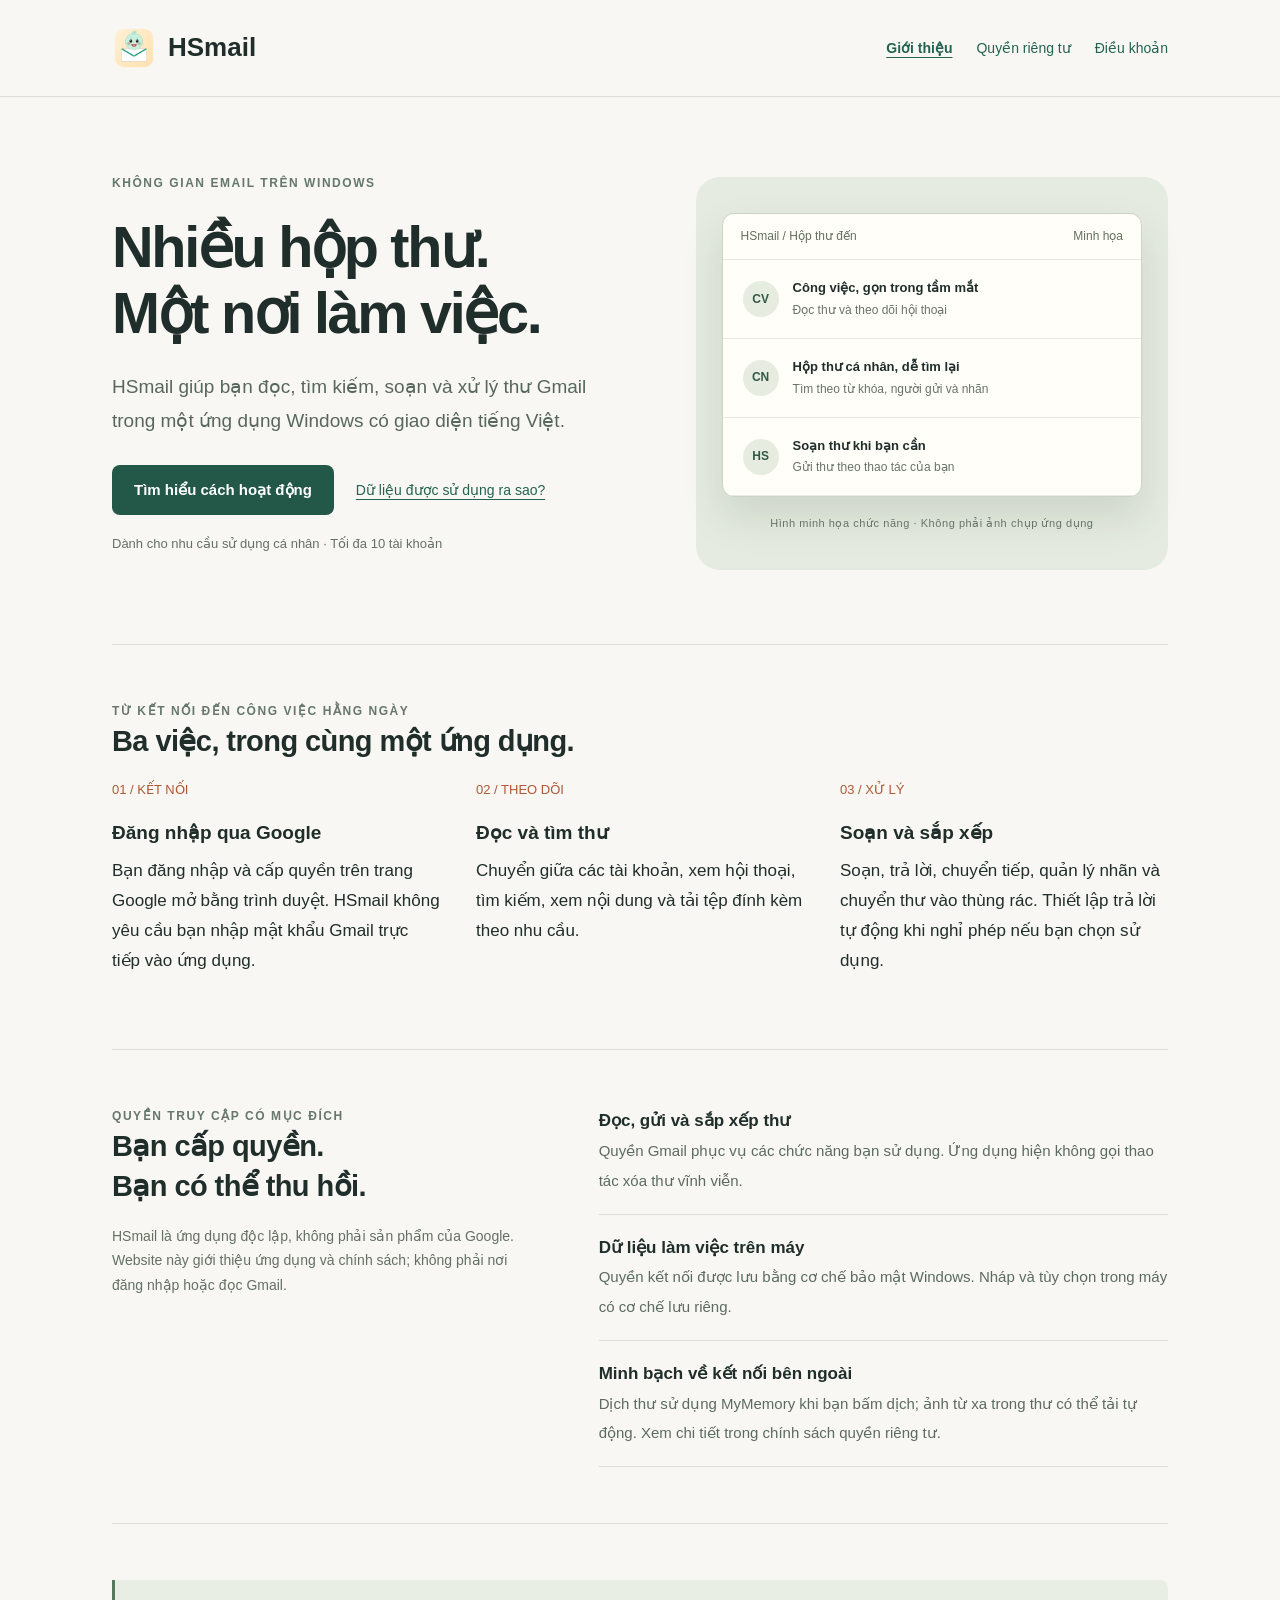
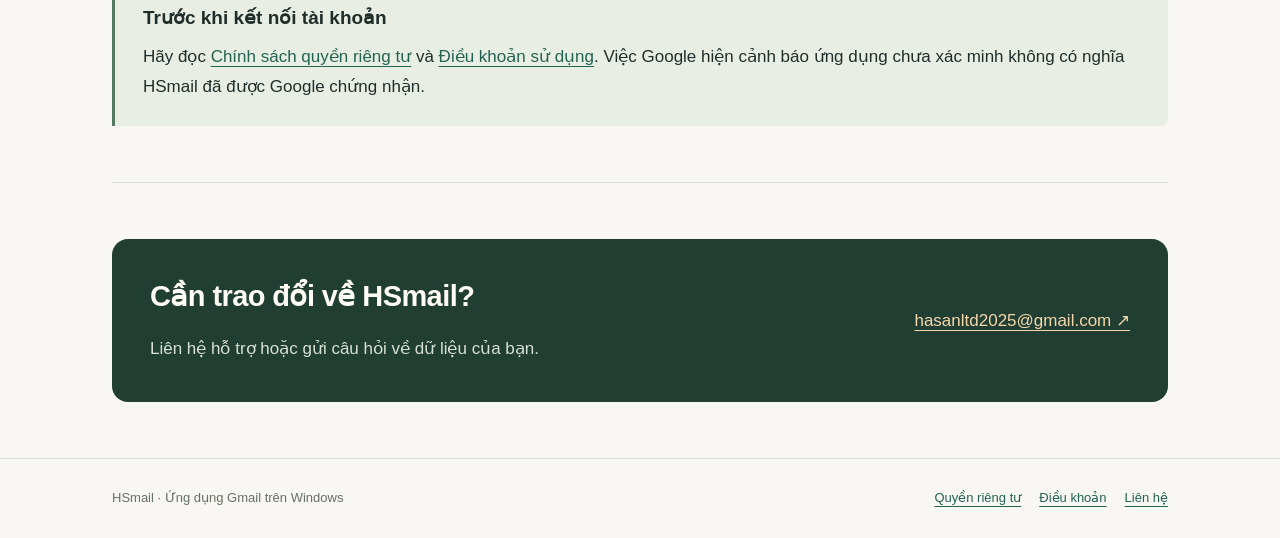
<file: index.html>
<!doctype html><html lang="vi"><head><meta charset="utf-8"><meta name="viewport" content="width=device-width, initial-scale=1"><meta name="description" content="HSmail là ứng dụng Windows để đọc, tìm kiếm và xử lý thư Gmail. Tìm hiểu tính năng, quyền truy cập và cách liên hệ."><meta name="theme-color" content="#235747"><title>Gmail của bạn, trong một không gian rõ ràng | HSmail</title><link rel="icon" href="hsmail.png" type="image/png"><link rel="stylesheet" href="style.css"></head><body><a class="skip" href="#main">Đến nội dung chính</a><header><div class="wrap bar"><a class="brand" href="index.html"><img src="hsmail.png" alt="" width="44" height="44">HSmail</a><nav aria-label="Điều hướng chính"><a href="index.html" aria-current="page">Giới thiệu</a><a href="privacy.html">Quyền riêng tư</a><a href="terms.html">Điều khoản</a></nav></div></header><main id="main" class="wrap">
<section class="hero"><div><div class="eyebrow">Không gian email trên Windows</div><h1>Nhiều hộp thư.<br>Một nơi làm việc.</h1><p class="lead">HSmail giúp bạn đọc, tìm kiếm, soạn và xử lý thư Gmail trong một ứng dụng Windows có giao diện tiếng Việt.</p><div class="actions"><a class="button" href="#cach-hoat-dong">Tìm hiểu cách hoạt động</a><a href="privacy.html">Dữ liệu được sử dụng ra sao?</a></div><p class="note">Dành cho nhu cầu sử dụng cá nhân · Tối đa 10 tài khoản</p></div><div class="mail-art" role="img" aria-label="Minh họa danh sách thư trong một không gian làm việc; không chứa dữ liệu thật"><div class="window"><div class="windowbar"><span>HSmail / Hộp thư đến</span><span>Minh họa</span></div><div class="mailrow"><span class="avatar">CV</span><div><strong>Công việc, gọn trong tầm mắt</strong><small>Đọc thư và theo dõi hội thoại</small></div></div><div class="mailrow"><span class="avatar">CN</span><div><strong>Hộp thư cá nhân, dễ tìm lại</strong><small>Tìm theo từ khóa, người gửi và nhãn</small></div></div><div class="mailrow"><span class="avatar">HS</span><div><strong>Soạn thư khi bạn cần</strong><small>Gửi thư theo thao tác của bạn</small></div></div></div><p class="art-caption">Hình minh họa chức năng · Không phải ảnh chụp ứng dụng</p></div></section>
<section class="section" id="cach-hoat-dong"><div class="eyebrow">Từ kết nối đến công việc hằng ngày</div><h2>Ba việc, trong cùng một ứng dụng.</h2><div class="grid"><article><span class="number">01 / KẾT NỐI</span><h3>Đăng nhập qua Google</h3><p>Bạn đăng nhập và cấp quyền trên trang Google mở bằng trình duyệt. HSmail không yêu cầu bạn nhập mật khẩu Gmail trực tiếp vào ứng dụng.</p></article><article><span class="number">02 / THEO DÕI</span><h3>Đọc và tìm thư</h3><p>Chuyển giữa các tài khoản, xem hội thoại, tìm kiếm, xem nội dung và tải tệp đính kèm theo nhu cầu.</p></article><article><span class="number">03 / XỬ LÝ</span><h3>Soạn và sắp xếp</h3><p>Soạn, trả lời, chuyển tiếp, quản lý nhãn và chuyển thư vào thùng rác. Thiết lập trả lời tự động khi nghỉ phép nếu bạn chọn sử dụng.</p></article></div></section>
<section class="section split"><div><div class="eyebrow">Quyền truy cập có mục đích</div><h2>Bạn cấp quyền.<br>Bạn có thể thu hồi.</h2><p class="small">HSmail là ứng dụng độc lập, không phải sản phẩm của Google. Website này giới thiệu ứng dụng và chính sách; không phải nơi đăng nhập hoặc đọc Gmail.</p></div><ul class="facts"><li><strong>Đọc, gửi và sắp xếp thư</strong><span>Quyền Gmail phục vụ các chức năng bạn sử dụng. Ứng dụng hiện không gọi thao tác xóa thư vĩnh viễn.</span></li><li><strong>Dữ liệu làm việc trên máy</strong><span>Quyền kết nối được lưu bằng cơ chế bảo mật Windows. Nháp và tùy chọn trong máy có cơ chế lưu riêng.</span></li><li><strong>Minh bạch về kết nối bên ngoài</strong><span>Dịch thư sử dụng MyMemory khi bạn bấm dịch; ảnh từ xa trong thư có thể tải tự động. Xem chi tiết trong chính sách quyền riêng tư.</span></li></ul></section>
<section class="section"><div class="callout"><h3>Trước khi kết nối tài khoản</h3><p>Hãy đọc <a href="privacy.html">Chính sách quyền riêng tư</a> và <a href="terms.html">Điều khoản sử dụng</a>. Việc Google hiện cảnh báo ứng dụng chưa xác minh không có nghĩa HSmail đã được Google chứng nhận.</p></div></section>
<section class="section"><div class="contact"><div><h2>Cần trao đổi về HSmail?</h2><p>Liên hệ hỗ trợ hoặc gửi câu hỏi về dữ liệu của bạn.</p></div><a href="mailto:hasanltd2025@gmail.com">hasanltd2025@gmail.com ↗</a></div></section></main><footer><div class="wrap footerbar"><span>HSmail · Ứng dụng Gmail trên Windows</span><span><a href="privacy.html">Quyền riêng tư</a><a href="terms.html">Điều khoản</a><a href="mailto:hasanltd2025@gmail.com">Liên hệ</a></span></div></footer></body></html>
</file>
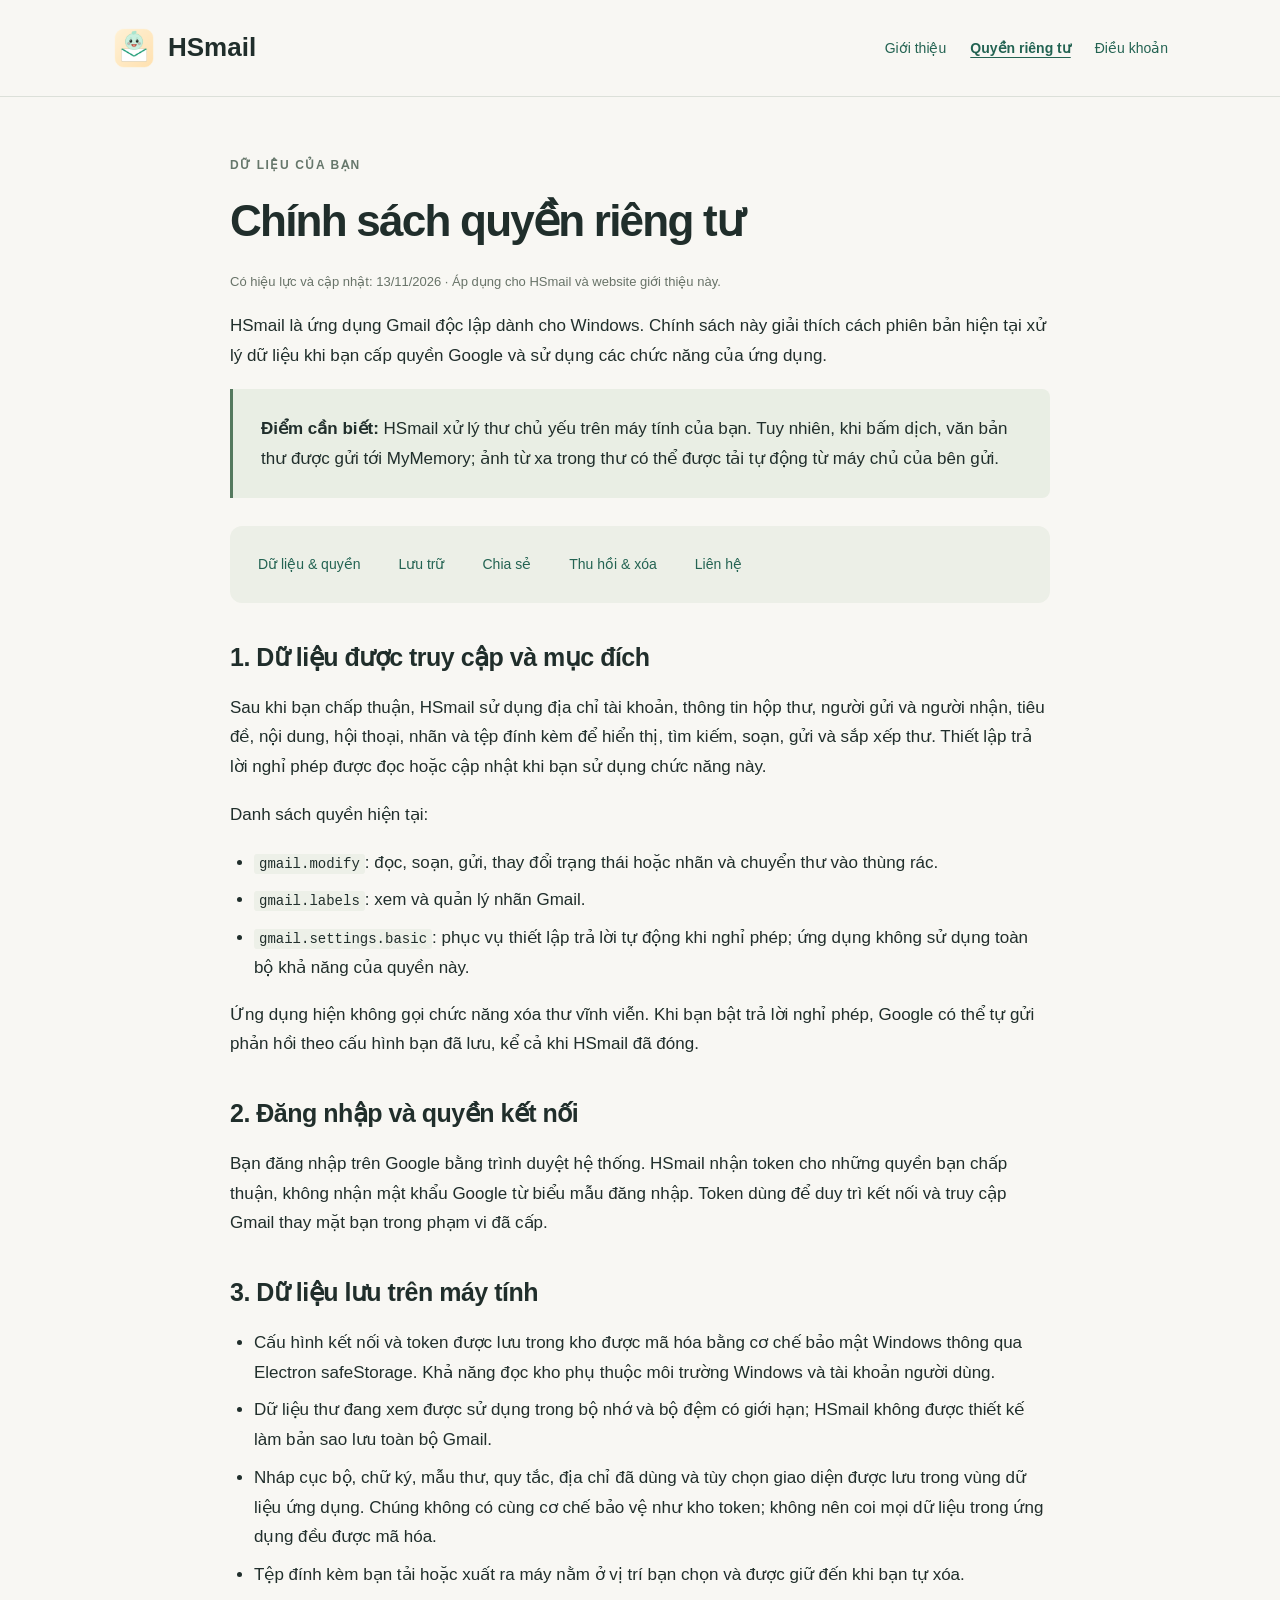
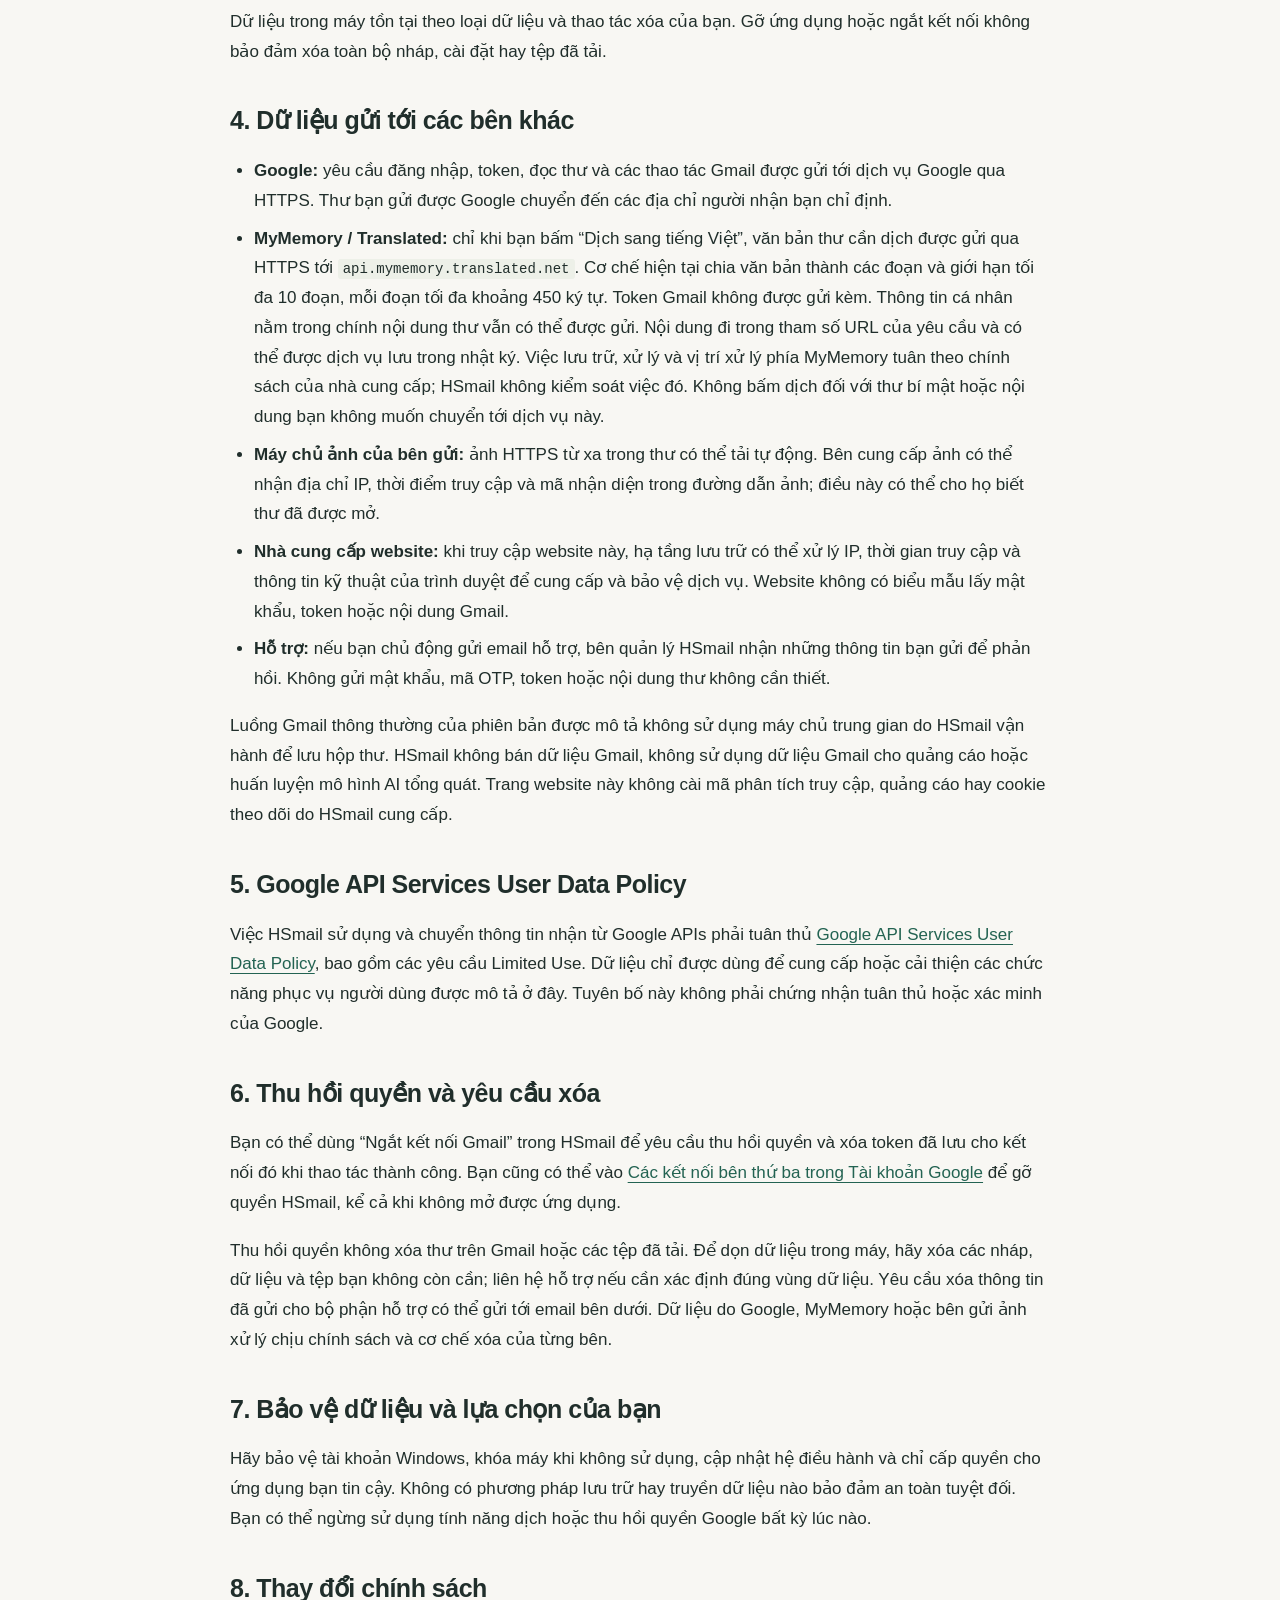
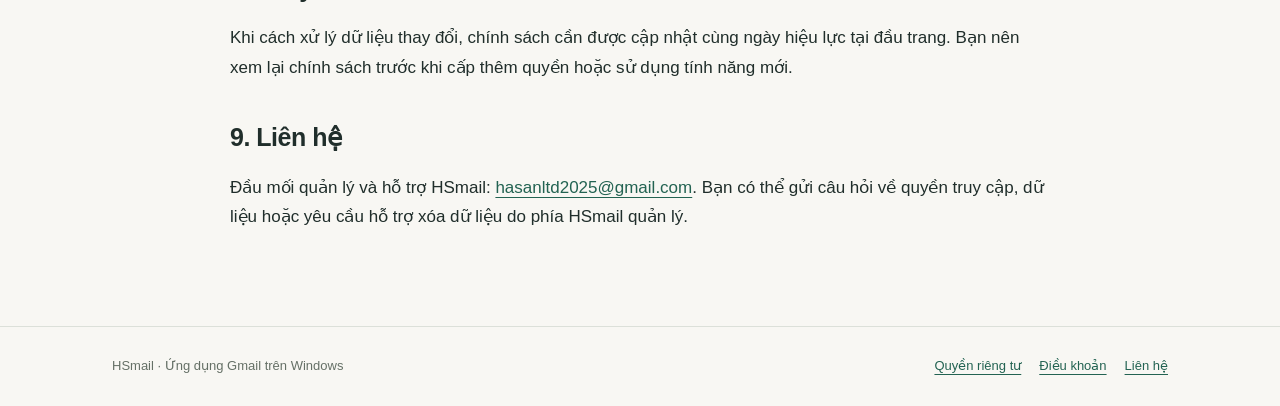
<file: privacy.html>
<!doctype html><html lang="vi"><head><meta charset="utf-8"><meta name="viewport" content="width=device-width, initial-scale=1"><meta name="description" content="Cách HSmail truy cập, sử dụng, lưu và chia sẻ dữ liệu Gmail; dịch thư, ảnh từ xa và cách thu hồi quyền."><meta name="theme-color" content="#235747"><title>Chính sách quyền riêng tư | HSmail</title><link rel="icon" href="hsmail.png" type="image/png"><link rel="stylesheet" href="style.css"></head><body><a class="skip" href="#main">Đến nội dung chính</a><header><div class="wrap bar"><a class="brand" href="index.html"><img src="hsmail.png" alt="" width="44" height="44">HSmail</a><nav aria-label="Điều hướng chính"><a href="index.html">Giới thiệu</a><a href="privacy.html" aria-current="page">Quyền riêng tư</a><a href="terms.html">Điều khoản</a></nav></div></header><main id="main" class="wrap"><article class="document"><div class="eyebrow">Dữ liệu của bạn</div><h1>Chính sách quyền riêng tư</h1><p class="updated">Có hiệu lực và cập nhật: 13/11/2026 · Áp dụng cho HSmail và website giới thiệu này.</p><p>HSmail là ứng dụng Gmail độc lập dành cho Windows. Chính sách này giải thích cách phiên bản hiện tại xử lý dữ liệu khi bạn cấp quyền Google và sử dụng các chức năng của ứng dụng.</p><div class="callout"><p><strong>Điểm cần biết:</strong> HSmail xử lý thư chủ yếu trên máy tính của bạn. Tuy nhiên, khi bấm dịch, văn bản thư được gửi tới MyMemory; ảnh từ xa trong thư có thể được tải tự động từ máy chủ của bên gửi.</p></div><nav class="toc" aria-label="Mục lục"><a href="#du-lieu">Dữ liệu & quyền</a><a href="#luu-tru">Lưu trữ</a><a href="#chia-se">Chia sẻ</a><a href="#thu-hoi">Thu hồi & xóa</a><a href="#lien-he">Liên hệ</a></nav>
<h2 id="du-lieu">1. Dữ liệu được truy cập và mục đích</h2><p>Sau khi bạn chấp thuận, HSmail sử dụng địa chỉ tài khoản, thông tin hộp thư, người gửi và người nhận, tiêu đề, nội dung, hội thoại, nhãn và tệp đính kèm để hiển thị, tìm kiếm, soạn, gửi và sắp xếp thư. Thiết lập trả lời nghỉ phép được đọc hoặc cập nhật khi bạn sử dụng chức năng này.</p><p>Danh sách quyền hiện tại:</p><ul><li><code>gmail.modify</code>: đọc, soạn, gửi, thay đổi trạng thái hoặc nhãn và chuyển thư vào thùng rác.</li><li><code>gmail.labels</code>: xem và quản lý nhãn Gmail.</li><li><code>gmail.settings.basic</code>: phục vụ thiết lập trả lời tự động khi nghỉ phép; ứng dụng không sử dụng toàn bộ khả năng của quyền này.</li></ul><p>Ứng dụng hiện không gọi chức năng xóa thư vĩnh viễn. Khi bạn bật trả lời nghỉ phép, Google có thể tự gửi phản hồi theo cấu hình bạn đã lưu, kể cả khi HSmail đã đóng.</p>
<h2>2. Đăng nhập và quyền kết nối</h2><p>Bạn đăng nhập trên Google bằng trình duyệt hệ thống. HSmail nhận token cho những quyền bạn chấp thuận, không nhận mật khẩu Google từ biểu mẫu đăng nhập. Token dùng để duy trì kết nối và truy cập Gmail thay mặt bạn trong phạm vi đã cấp.</p>
<h2 id="luu-tru">3. Dữ liệu lưu trên máy tính</h2><ul><li>Cấu hình kết nối và token được lưu trong kho được mã hóa bằng cơ chế bảo mật Windows thông qua Electron safeStorage. Khả năng đọc kho phụ thuộc môi trường Windows và tài khoản người dùng.</li><li>Dữ liệu thư đang xem được sử dụng trong bộ nhớ và bộ đệm có giới hạn; HSmail không được thiết kế làm bản sao lưu toàn bộ Gmail.</li><li>Nháp cục bộ, chữ ký, mẫu thư, quy tắc, địa chỉ đã dùng và tùy chọn giao diện được lưu trong vùng dữ liệu ứng dụng. Chúng không có cùng cơ chế bảo vệ như kho token; không nên coi mọi dữ liệu trong ứng dụng đều được mã hóa.</li><li>Tệp đính kèm bạn tải hoặc xuất ra máy nằm ở vị trí bạn chọn và được giữ đến khi bạn tự xóa.</li></ul><p>Dữ liệu trong máy tồn tại theo loại dữ liệu và thao tác xóa của bạn. Gỡ ứng dụng hoặc ngắt kết nối không bảo đảm xóa toàn bộ nháp, cài đặt hay tệp đã tải.</p>
<h2 id="chia-se">4. Dữ liệu gửi tới các bên khác</h2><ul><li><strong>Google:</strong> yêu cầu đăng nhập, token, đọc thư và các thao tác Gmail được gửi tới dịch vụ Google qua HTTPS. Thư bạn gửi được Google chuyển đến các địa chỉ người nhận bạn chỉ định.</li><li><strong>MyMemory / Translated:</strong> chỉ khi bạn bấm “Dịch sang tiếng Việt”, văn bản thư cần dịch được gửi qua HTTPS tới <code>api.mymemory.translated.net</code>. Cơ chế hiện tại chia văn bản thành các đoạn và giới hạn tối đa 10 đoạn, mỗi đoạn tối đa khoảng 450 ký tự. Token Gmail không được gửi kèm. Thông tin cá nhân nằm trong chính nội dung thư vẫn có thể được gửi. Nội dung đi trong tham số URL của yêu cầu và có thể được dịch vụ lưu trong nhật ký. Việc lưu trữ, xử lý và vị trí xử lý phía MyMemory tuân theo chính sách của nhà cung cấp; HSmail không kiểm soát việc đó. Không bấm dịch đối với thư bí mật hoặc nội dung bạn không muốn chuyển tới dịch vụ này.</li><li><strong>Máy chủ ảnh của bên gửi:</strong> ảnh HTTPS từ xa trong thư có thể tải tự động. Bên cung cấp ảnh có thể nhận địa chỉ IP, thời điểm truy cập và mã nhận diện trong đường dẫn ảnh; điều này có thể cho họ biết thư đã được mở.</li><li><strong>Nhà cung cấp website:</strong> khi truy cập website này, hạ tầng lưu trữ có thể xử lý IP, thời gian truy cập và thông tin kỹ thuật của trình duyệt để cung cấp và bảo vệ dịch vụ. Website không có biểu mẫu lấy mật khẩu, token hoặc nội dung Gmail.</li><li><strong>Hỗ trợ:</strong> nếu bạn chủ động gửi email hỗ trợ, bên quản lý HSmail nhận những thông tin bạn gửi để phản hồi. Không gửi mật khẩu, mã OTP, token hoặc nội dung thư không cần thiết.</li></ul><p>Luồng Gmail thông thường của phiên bản được mô tả không sử dụng máy chủ trung gian do HSmail vận hành để lưu hộp thư. HSmail không bán dữ liệu Gmail, không sử dụng dữ liệu Gmail cho quảng cáo hoặc huấn luyện mô hình AI tổng quát. Trang website này không cài mã phân tích truy cập, quảng cáo hay cookie theo dõi do HSmail cung cấp.</p>
<h2>5. Google API Services User Data Policy</h2><p>Việc HSmail sử dụng và chuyển thông tin nhận từ Google APIs phải tuân thủ <a href="https://developers.google.com/terms/api-services-user-data-policy">Google API Services User Data Policy</a>, bao gồm các yêu cầu Limited Use. Dữ liệu chỉ được dùng để cung cấp hoặc cải thiện các chức năng phục vụ người dùng được mô tả ở đây. Tuyên bố này không phải chứng nhận tuân thủ hoặc xác minh của Google.</p>
<h2 id="thu-hoi">6. Thu hồi quyền và yêu cầu xóa</h2><p>Bạn có thể dùng “Ngắt kết nối Gmail” trong HSmail để yêu cầu thu hồi quyền và xóa token đã lưu cho kết nối đó khi thao tác thành công. Bạn cũng có thể vào <a href="https://myaccount.google.com/connections">Các kết nối bên thứ ba trong Tài khoản Google</a> để gỡ quyền HSmail, kể cả khi không mở được ứng dụng.</p><p>Thu hồi quyền không xóa thư trên Gmail hoặc các tệp đã tải. Để dọn dữ liệu trong máy, hãy xóa các nháp, dữ liệu và tệp bạn không còn cần; liên hệ hỗ trợ nếu cần xác định đúng vùng dữ liệu. Yêu cầu xóa thông tin đã gửi cho bộ phận hỗ trợ có thể gửi tới email bên dưới. Dữ liệu do Google, MyMemory hoặc bên gửi ảnh xử lý chịu chính sách và cơ chế xóa của từng bên.</p>
<h2>7. Bảo vệ dữ liệu và lựa chọn của bạn</h2><p>Hãy bảo vệ tài khoản Windows, khóa máy khi không sử dụng, cập nhật hệ điều hành và chỉ cấp quyền cho ứng dụng bạn tin cậy. Không có phương pháp lưu trữ hay truyền dữ liệu nào bảo đảm an toàn tuyệt đối. Bạn có thể ngừng sử dụng tính năng dịch hoặc thu hồi quyền Google bất kỳ lúc nào.</p>
<h2>8. Thay đổi chính sách</h2><p>Khi cách xử lý dữ liệu thay đổi, chính sách cần được cập nhật cùng ngày hiệu lực tại đầu trang. Bạn nên xem lại chính sách trước khi cấp thêm quyền hoặc sử dụng tính năng mới.</p>
<h2 id="lien-he">9. Liên hệ</h2><p>Đầu mối quản lý và hỗ trợ HSmail: <a href="mailto:hasanltd2025@gmail.com">hasanltd2025@gmail.com</a>. Bạn có thể gửi câu hỏi về quyền truy cập, dữ liệu hoặc yêu cầu hỗ trợ xóa dữ liệu do phía HSmail quản lý.</p></article></main><footer><div class="wrap footerbar"><span>HSmail · Ứng dụng Gmail trên Windows</span><span><a href="privacy.html">Quyền riêng tư</a><a href="terms.html">Điều khoản</a><a href="mailto:hasanltd2025@gmail.com">Liên hệ</a></span></div></footer></body></html>
</file>
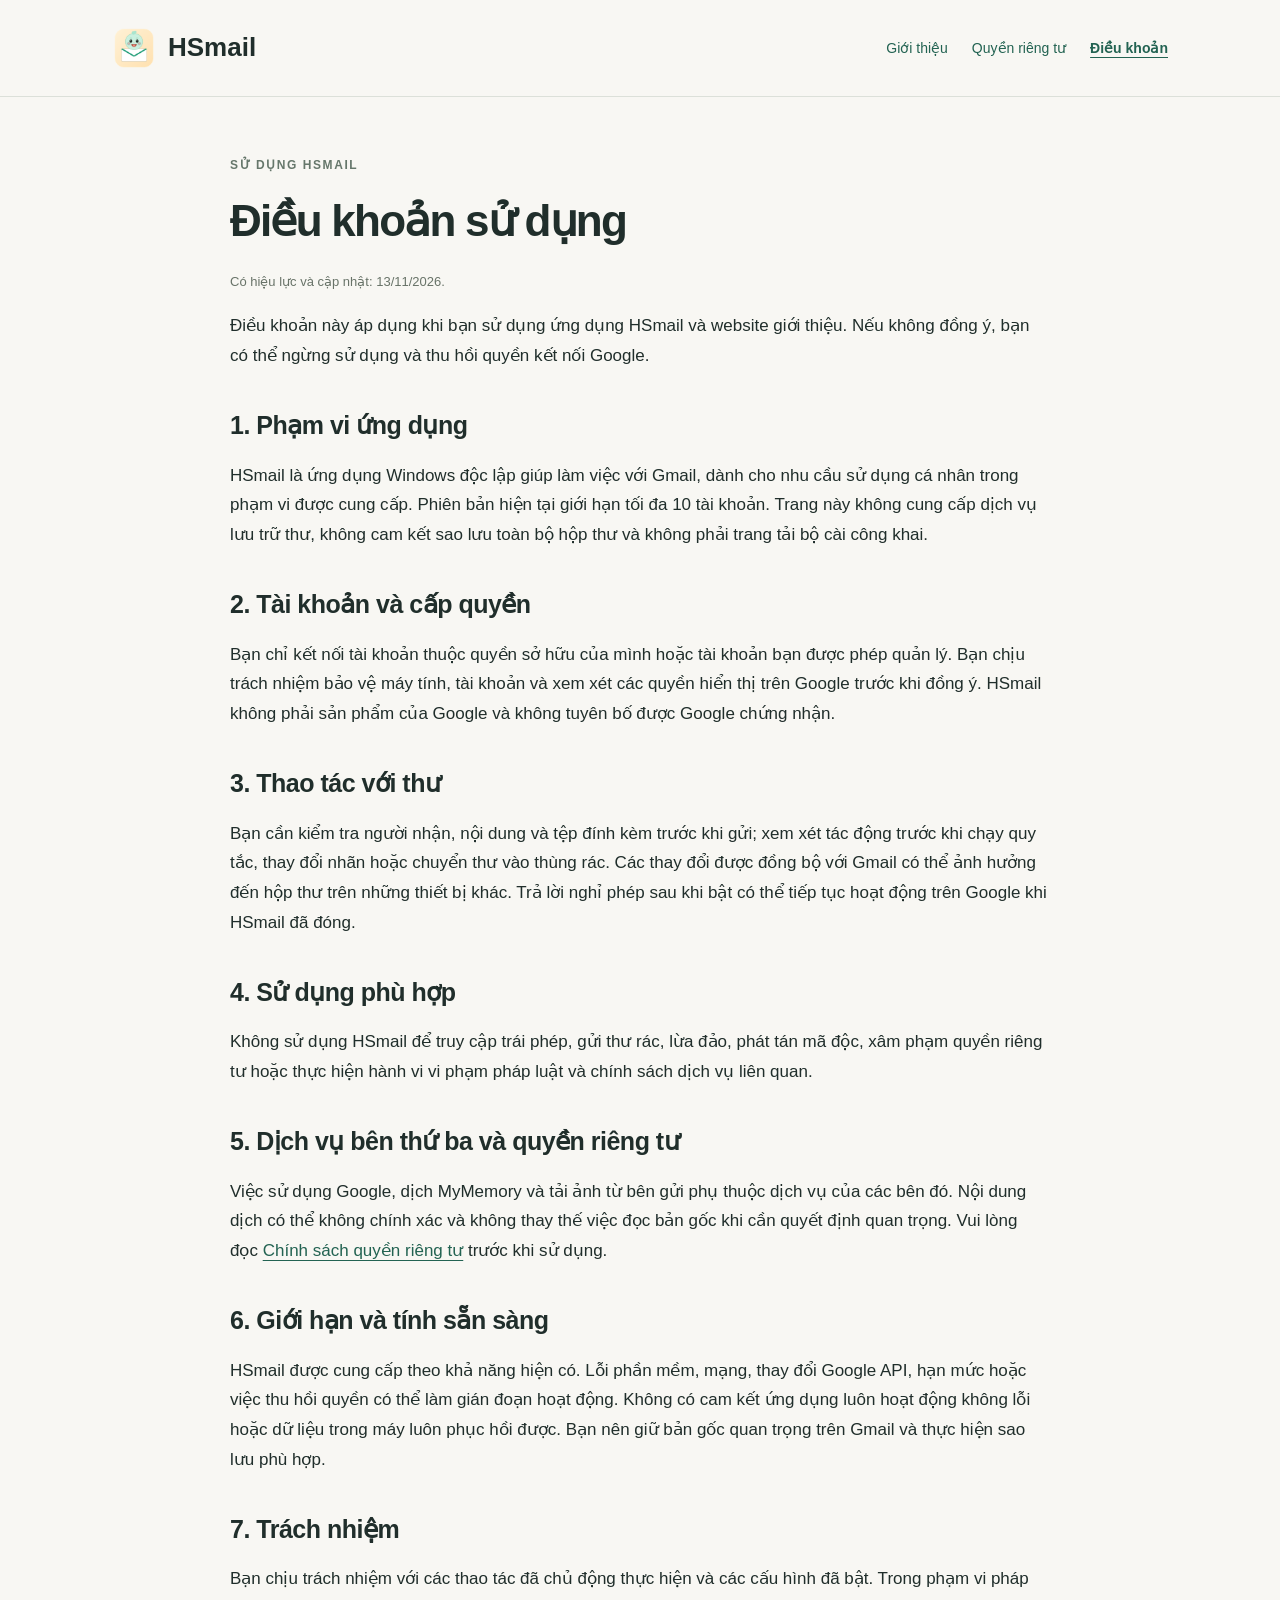
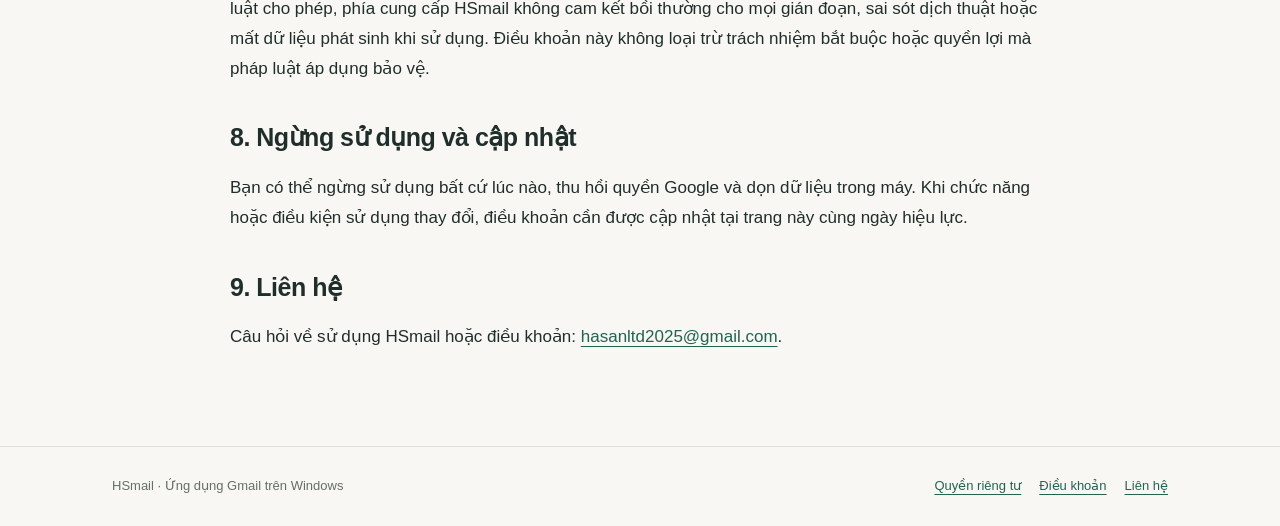
<file: terms.html>
<!doctype html><html lang="vi"><head><meta charset="utf-8"><meta name="viewport" content="width=device-width, initial-scale=1"><meta name="description" content="Điều kiện sử dụng HSmail, trách nhiệm về tài khoản, thao tác Gmail và các dịch vụ bên thứ ba."><meta name="theme-color" content="#235747"><title>Điều khoản sử dụng | HSmail</title><link rel="icon" href="hsmail.png" type="image/png"><link rel="stylesheet" href="style.css"></head><body><a class="skip" href="#main">Đến nội dung chính</a><header><div class="wrap bar"><a class="brand" href="index.html"><img src="hsmail.png" alt="" width="44" height="44">HSmail</a><nav aria-label="Điều hướng chính"><a href="index.html">Giới thiệu</a><a href="privacy.html">Quyền riêng tư</a><a href="terms.html" aria-current="page">Điều khoản</a></nav></div></header><main id="main" class="wrap"><article class="document"><div class="eyebrow">Sử dụng HSmail</div><h1>Điều khoản sử dụng</h1><p class="updated">Có hiệu lực và cập nhật: 13/11/2026.</p><p>Điều khoản này áp dụng khi bạn sử dụng ứng dụng HSmail và website giới thiệu. Nếu không đồng ý, bạn có thể ngừng sử dụng và thu hồi quyền kết nối Google.</p><h2>1. Phạm vi ứng dụng</h2><p>HSmail là ứng dụng Windows độc lập giúp làm việc với Gmail, dành cho nhu cầu sử dụng cá nhân trong phạm vi được cung cấp. Phiên bản hiện tại giới hạn tối đa 10 tài khoản. Trang này không cung cấp dịch vụ lưu trữ thư, không cam kết sao lưu toàn bộ hộp thư và không phải trang tải bộ cài công khai.</p><h2>2. Tài khoản và cấp quyền</h2><p>Bạn chỉ kết nối tài khoản thuộc quyền sở hữu của mình hoặc tài khoản bạn được phép quản lý. Bạn chịu trách nhiệm bảo vệ máy tính, tài khoản và xem xét các quyền hiển thị trên Google trước khi đồng ý. HSmail không phải sản phẩm của Google và không tuyên bố được Google chứng nhận.</p><h2>3. Thao tác với thư</h2><p>Bạn cần kiểm tra người nhận, nội dung và tệp đính kèm trước khi gửi; xem xét tác động trước khi chạy quy tắc, thay đổi nhãn hoặc chuyển thư vào thùng rác. Các thay đổi được đồng bộ với Gmail có thể ảnh hưởng đến hộp thư trên những thiết bị khác. Trả lời nghỉ phép sau khi bật có thể tiếp tục hoạt động trên Google khi HSmail đã đóng.</p><h2>4. Sử dụng phù hợp</h2><p>Không sử dụng HSmail để truy cập trái phép, gửi thư rác, lừa đảo, phát tán mã độc, xâm phạm quyền riêng tư hoặc thực hiện hành vi vi phạm pháp luật và chính sách dịch vụ liên quan.</p><h2>5. Dịch vụ bên thứ ba và quyền riêng tư</h2><p>Việc sử dụng Google, dịch MyMemory và tải ảnh từ bên gửi phụ thuộc dịch vụ của các bên đó. Nội dung dịch có thể không chính xác và không thay thế việc đọc bản gốc khi cần quyết định quan trọng. Vui lòng đọc <a href="privacy.html">Chính sách quyền riêng tư</a> trước khi sử dụng.</p><h2>6. Giới hạn và tính sẵn sàng</h2><p>HSmail được cung cấp theo khả năng hiện có. Lỗi phần mềm, mạng, thay đổi Google API, hạn mức hoặc việc thu hồi quyền có thể làm gián đoạn hoạt động. Không có cam kết ứng dụng luôn hoạt động không lỗi hoặc dữ liệu trong máy luôn phục hồi được. Bạn nên giữ bản gốc quan trọng trên Gmail và thực hiện sao lưu phù hợp.</p><h2>7. Trách nhiệm</h2><p>Bạn chịu trách nhiệm với các thao tác đã chủ động thực hiện và các cấu hình đã bật. Trong phạm vi pháp luật cho phép, phía cung cấp HSmail không cam kết bồi thường cho mọi gián đoạn, sai sót dịch thuật hoặc mất dữ liệu phát sinh khi sử dụng. Điều khoản này không loại trừ trách nhiệm bắt buộc hoặc quyền lợi mà pháp luật áp dụng bảo vệ.</p><h2>8. Ngừng sử dụng và cập nhật</h2><p>Bạn có thể ngừng sử dụng bất cứ lúc nào, thu hồi quyền Google và dọn dữ liệu trong máy. Khi chức năng hoặc điều kiện sử dụng thay đổi, điều khoản cần được cập nhật tại trang này cùng ngày hiệu lực.</p><h2>9. Liên hệ</h2><p>Câu hỏi về sử dụng HSmail hoặc điều khoản: <a href="mailto:hasanltd2025@gmail.com">hasanltd2025@gmail.com</a>.</p></article></main><footer><div class="wrap footerbar"><span>HSmail · Ứng dụng Gmail trên Windows</span><span><a href="privacy.html">Quyền riêng tư</a><a href="terms.html">Điều khoản</a><a href="mailto:hasanltd2025@gmail.com">Liên hệ</a></span></div></footer></body></html>
</file>
<file: style.css>
*{box-sizing:border-box}html{scroll-behavior:smooth}body{margin:0;background:#f8f7f3;color:#202e2b;font-family:Segoe UI,Arial,sans-serif;line-height:1.75;font-size:17px}a{color:#236352;text-underline-offset:4px}a:hover{color:#a44320}a:focus-visible,summary:focus-visible{outline:3px solid #c6532e;outline-offset:5px}.skip{position:absolute;left:12px;top:-80px;background:white;padding:10px}.skip:focus{top:10px}.wrap{max-width:1120px;margin:auto;padding:0 32px}header{border-bottom:1px solid #dce0d9;background:#f8f7f3}.bar{display:flex;align-items:center;justify-content:space-between;gap:24px;min-height:96px}.brand{display:flex;align-items:center;gap:12px;text-decoration:none;font-size:26px;font-weight:750;color:#202e2b}.brand img{width:44px;height:44px;border-radius:10px}nav{display:flex;gap:24px;flex-wrap:wrap}nav a{font-size:14px;text-decoration:none}nav a[aria-current=page]{text-decoration:underline;font-weight:700}.eyebrow{text-transform:uppercase;letter-spacing:.13em;color:#66776b;font-size:12px;font-weight:750}.hero{display:grid;grid-template-columns:1.1fr 1fr;gap:64px;align-items:center;padding:76px 0 70px}h1{font-size:clamp(38px,4.5vw,64px);line-height:1.15;letter-spacing:-.04em;margin:20px 0 24px;font-weight:650}h2{font-size:29px;line-height:1.35;letter-spacing:-.02em;margin:0 0 18px}h3{font-size:19px;line-height:1.4;margin:0 0 10px}p{margin:0 0 18px}.lead{font-size:19px;color:#58675e;max-width:620px}.button{display:inline-block;background:#235747;color:white;text-decoration:none;padding:12px 22px;border-radius:8px;font-size:15px;font-weight:650}.button:hover{background:#183e32;color:white}.actions{display:flex;align-items:center;gap:22px;flex-wrap:wrap;margin-top:28px}.actions>a:not(.button){font-size:14px}.note{font-size:13px;color:#657066;margin-top:18px}.mail-art{background:#e5ebe1;padding:36px 26px;border-radius:24px;position:relative}.window{background:#fffef9;border:1px solid #cad4c7;border-radius:12px;box-shadow:0 20px 40px #243b2220;overflow:hidden}.windowbar{padding:12px 18px;border-bottom:1px solid #e4e7df;font-size:12px;color:#63705e;display:flex;justify-content:space-between}.mailrow{padding:17px 20px;border-bottom:1px solid #e8ebe5;display:flex;gap:14px;align-items:center}.avatar{height:36px;width:36px;display:grid;place-items:center;background:#e6ede0;color:#335944;border-radius:50%;font-size:12px;font-weight:bold;flex-shrink:0}.mailrow strong{display:block;font-size:13px}.mailrow small{font-size:12px;color:#687368;display:block}.art-caption{text-align:center;font-size:11px;letter-spacing:.05em;color:#687368;margin:17px 0 0}.tag{display:inline-block;background:#f0dbca;color:#7c4228;padding:5px 11px;border-radius:20px;font-size:12px}.section{padding:56px 0;border-top:1px solid #dce0d9}.grid{display:grid;grid-template-columns:repeat(3,1fr);gap:36px}.number{display:block;color:#b05834;font-size:13px;margin-bottom:18px}.split{display:grid;grid-template-columns:1fr 1.4fr;gap:80px}.facts{padding:0;list-style:none;margin:0}.facts li{padding:18px 0;border-bottom:1px solid #dce0d9}.facts li:first-child{padding-top:0}.facts strong{display:block}.facts span{font-size:15px;color:#5c6b60}.callout{padding:25px 28px;background:#e9eee4;border-left:3px solid #54795e;border-radius:0 8px 8px 0}.callout p:last-child{margin-bottom:0}.contact{background:#213e33;color:#fffdf5;border-radius:16px;padding:38px;display:flex;justify-content:space-between;gap:30px;align-items:center}.contact a{color:#f4d7ab}.contact p{margin:0;color:#d9e1d5}.document{max-width:820px;margin:auto;padding:58px 0 76px}.document h1{font-size:44px}.document h2{font-size:25px;margin-top:38px}.document ul,.document ol{padding-left:24px}.document li{margin:8px 0}.updated{font-size:13px;color:#687368}.toc{background:#ecefe7;padding:22px 28px;border-radius:12px;margin:28px 0}.toc a{display:inline-block;margin:4px 14px 4px 0;font-size:14px}footer{border-top:1px solid #dce0d9;padding:28px 0;font-size:13px;color:#657066}.footerbar{display:flex;justify-content:space-between;gap:16px;flex-wrap:wrap}.footerbar a{margin-left:18px}.small{font-size:14px;color:#647064}code{font-size:14px;overflow-wrap:anywhere;background:#edf0e8;padding:2px 5px;border-radius:3px}@media(max-width:800px){.wrap{padding:0 22px}.hero{grid-template-columns:1fr;gap:35px;padding:45px 0}.grid{grid-template-columns:1fr;gap:26px}.split{grid-template-columns:1fr;gap:25px}.bar{padding:18px 0;align-items:flex-start;flex-direction:column;gap:12px;min-height:0}nav{gap:16px}.contact{display:block;padding:25px}.contact a{display:inline-block;margin-top:18px;overflow-wrap:anywhere}.section{padding:36px 0}.document{padding-top:35px}.document h1{font-size:35px}.mail-art{padding:24px 16px}.footerbar a{margin:0 15px 0 0}}@media(prefers-reduced-motion:reduce){html{scroll-behavior:auto}}@media print{header,footer,.toc,.skip{display:none}body{background:white;color:black}.wrap{padding:0}.document{max-width:none}a{color:black}}
</file>
